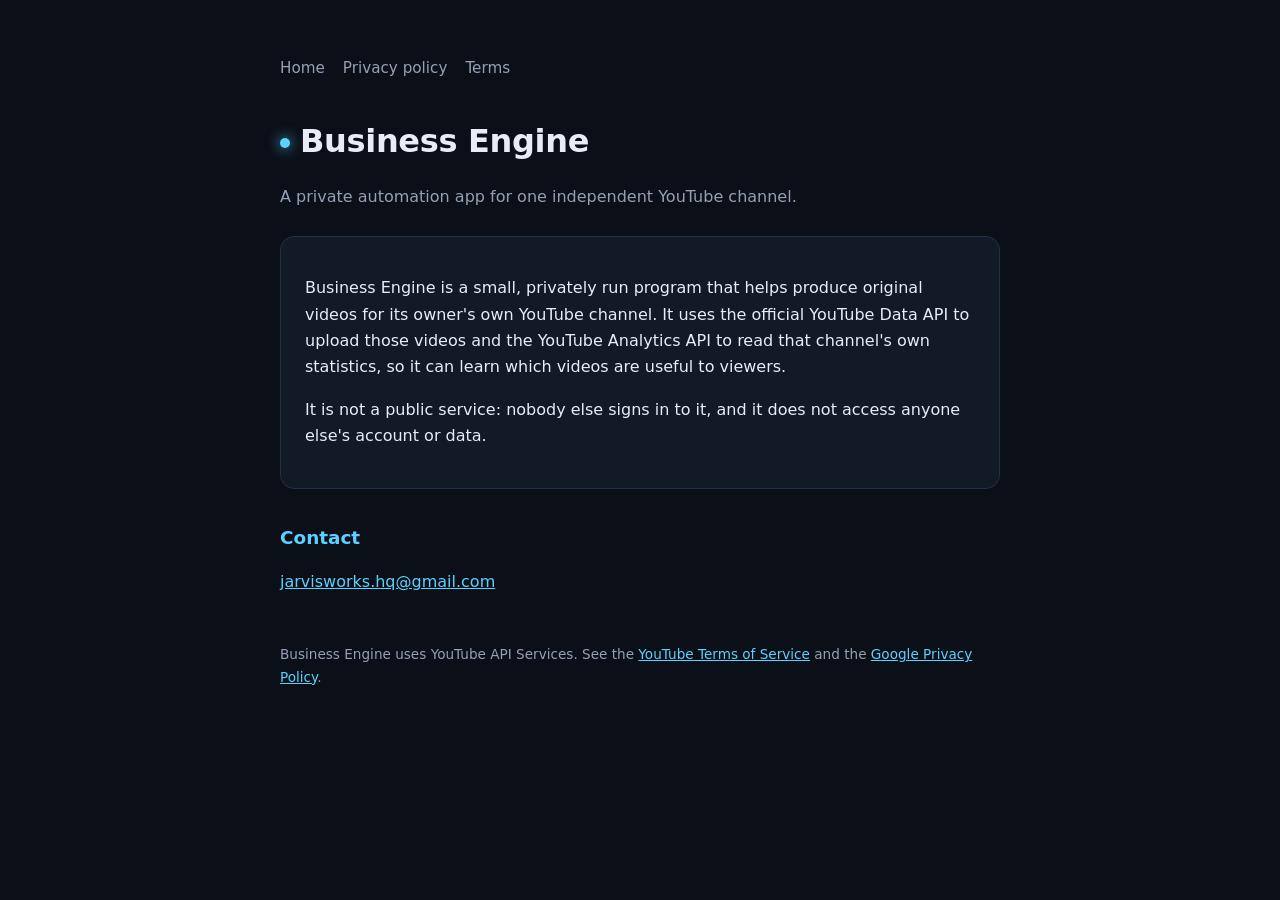
<file: index.html>
<!doctype html>
<html lang="en"><head><meta charset="utf-8"><meta name="viewport" content="width=device-width,initial-scale=1">
<title>Business Engine</title><link rel="stylesheet" href="style.css"></head>
<body><main>
<nav><a href="index.html">Home</a><a href="privacy.html">Privacy policy</a><a href="terms.html">Terms</a></nav>
<h1><span class="dot"></span>Business Engine</h1>
<p class="muted">A private automation app for one independent YouTube channel.</p>
<div class="card">
<p>Business Engine is a small, privately run program that helps produce original videos for its owner's own
YouTube channel. It uses the official YouTube Data API to upload those videos and the YouTube Analytics API to read
that channel's own statistics, so it can learn which videos are useful to viewers.</p>
<p>It is not a public service: nobody else signs in to it, and it does not access anyone else's account or data.</p>
</div>
<h2>Contact</h2>
<p><a href="mailto:jarvisworks.hq@gmail.com">jarvisworks.hq@gmail.com</a></p>
<footer>Business Engine uses YouTube API Services. See the <a href="https://www.youtube.com/t/terms">YouTube Terms of Service</a>
and the <a href="https://policies.google.com/privacy">Google Privacy Policy</a>.</footer>
</main></body></html>
</file>
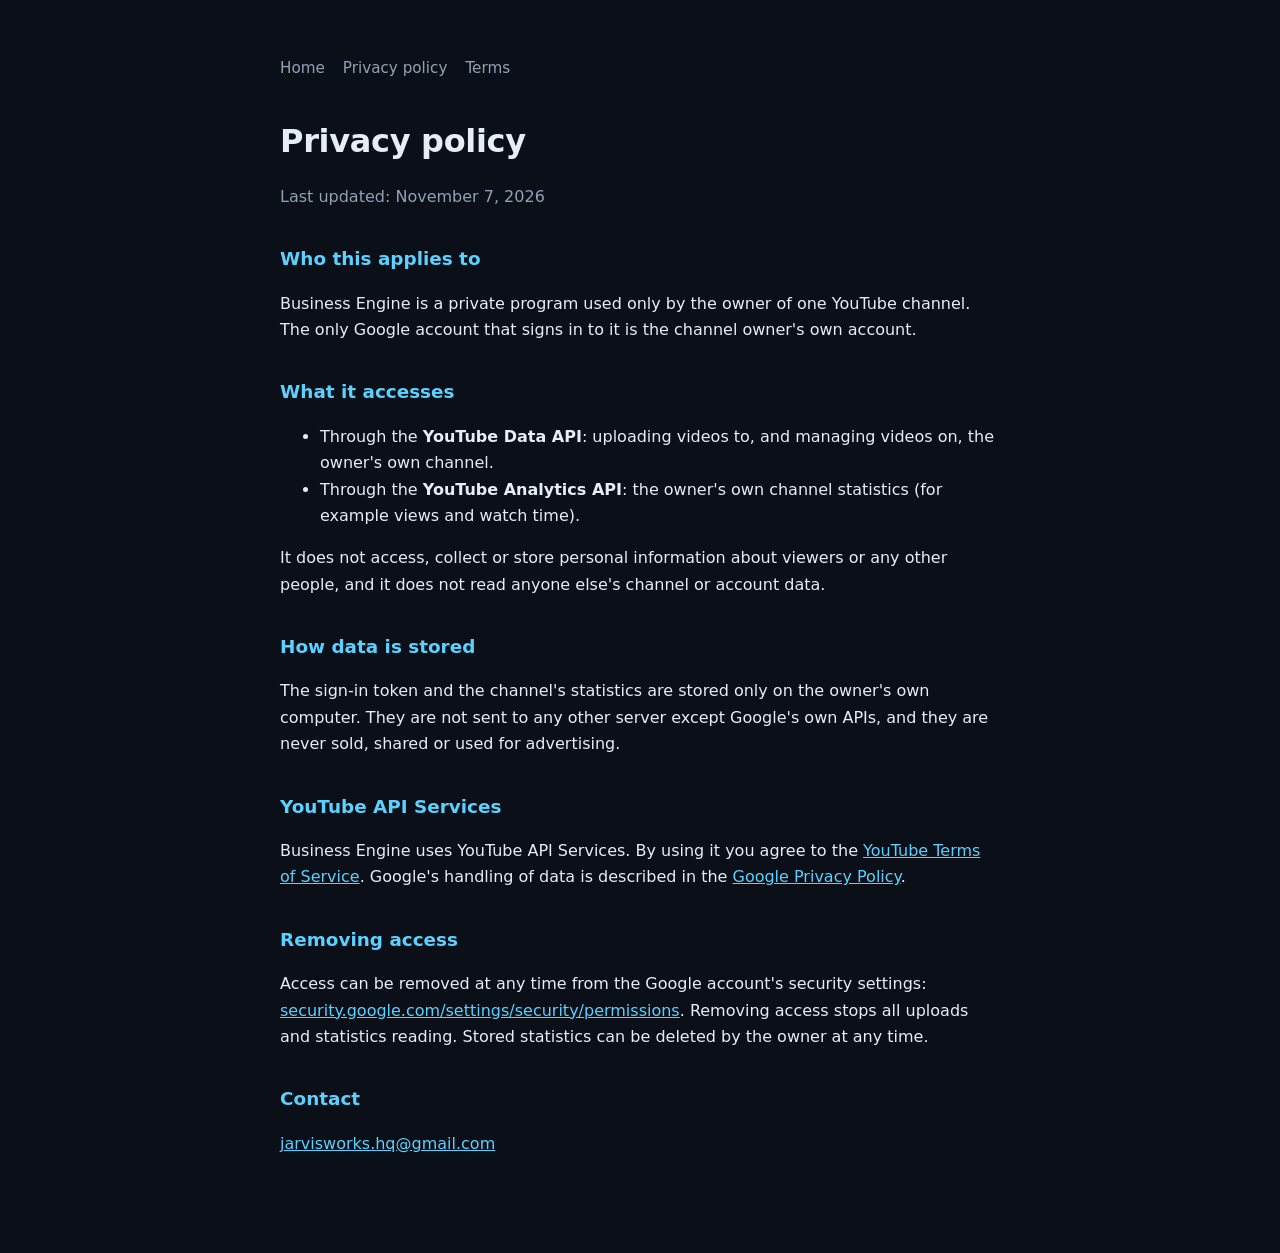
<file: privacy.html>
<!doctype html>
<html lang="en"><head><meta charset="utf-8"><meta name="viewport" content="width=device-width,initial-scale=1">
<title>Privacy policy | Business Engine</title><link rel="stylesheet" href="style.css"></head>
<body><main>
<nav><a href="index.html">Home</a><a href="privacy.html">Privacy policy</a><a href="terms.html">Terms</a></nav>
<h1>Privacy policy</h1>
<p class="muted">Last updated: November 7, 2026</p>

<h2>Who this applies to</h2>
<p>Business Engine is a private program used only by the owner of one YouTube channel. The only Google account that
signs in to it is the channel owner's own account.</p>

<h2>What it accesses</h2>
<ul>
<li>Through the <b>YouTube Data API</b>: uploading videos to, and managing videos on, the owner's own channel.</li>
<li>Through the <b>YouTube Analytics API</b>: the owner's own channel statistics (for example views and watch time).</li>
</ul>
<p>It does not access, collect or store personal information about viewers or any other people, and it does not
read anyone else's channel or account data.</p>

<h2>How data is stored</h2>
<p>The sign-in token and the channel's statistics are stored only on the owner's own computer. They are not sent to
any other server except Google's own APIs, and they are never sold, shared or used for advertising.</p>

<h2>YouTube API Services</h2>
<p>Business Engine uses YouTube API Services. By using it you agree to the
<a href="https://www.youtube.com/t/terms">YouTube Terms of Service</a>. Google's handling of data is described in the
<a href="https://policies.google.com/privacy">Google Privacy Policy</a>.</p>

<h2>Removing access</h2>
<p>Access can be removed at any time from the Google account's security settings:
<a href="https://security.google.com/settings/security/permissions">security.google.com/settings/security/permissions</a>.
Removing access stops all uploads and statistics reading. Stored statistics can be deleted by the owner at any time.</p>

<h2>Contact</h2>
<p><a href="mailto:jarvisworks.hq@gmail.com">jarvisworks.hq@gmail.com</a></p>
</main></body></html>
</file>
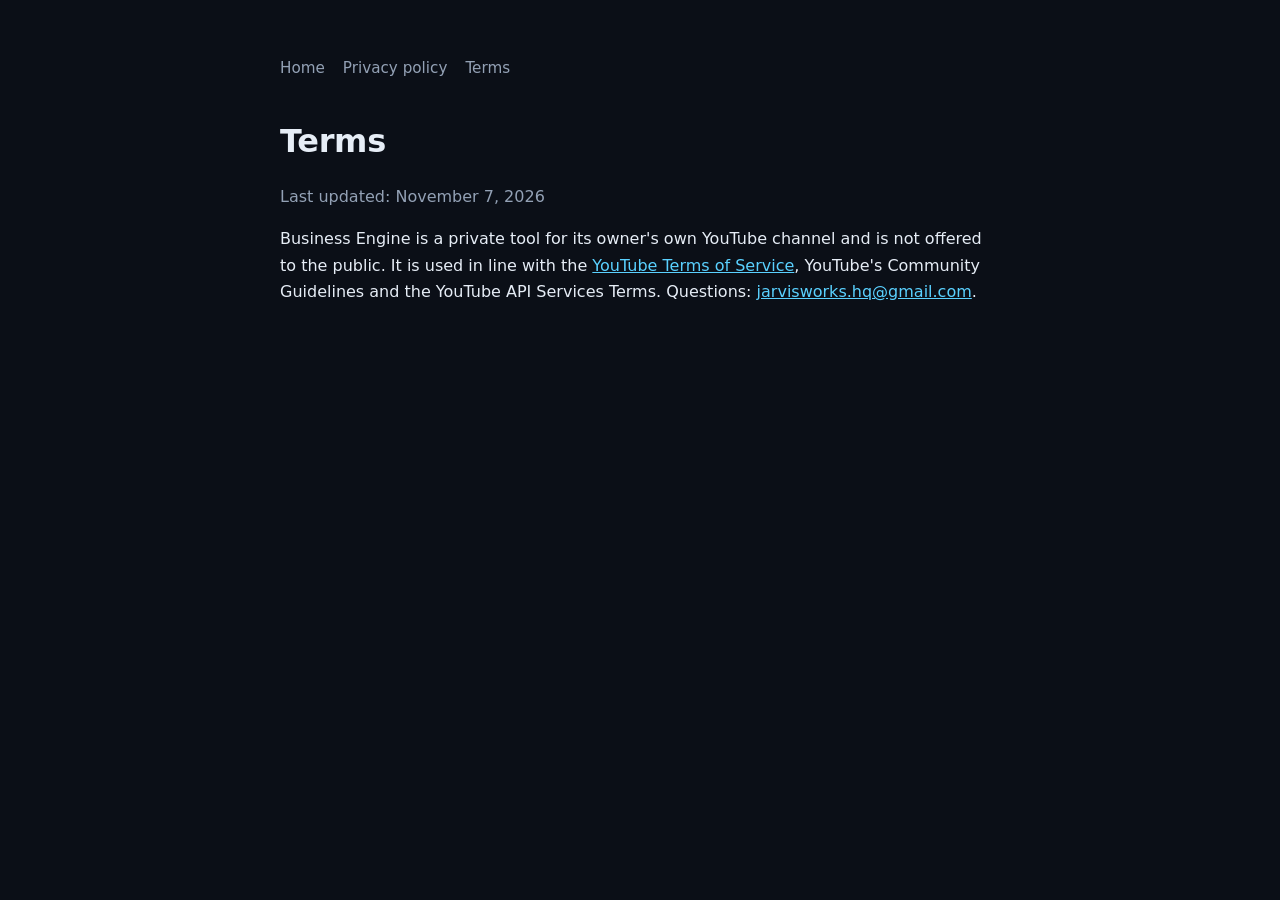
<file: terms.html>
<!doctype html>
<html lang="en"><head><meta charset="utf-8"><meta name="viewport" content="width=device-width,initial-scale=1">
<title>Terms | Business Engine</title><link rel="stylesheet" href="style.css"></head>
<body><main>
<nav><a href="index.html">Home</a><a href="privacy.html">Privacy policy</a><a href="terms.html">Terms</a></nav>
<h1>Terms</h1>
<p class="muted">Last updated: November 7, 2026</p>
<p>Business Engine is a private tool for its owner's own YouTube channel and is not offered to the public.
It is used in line with the <a href="https://www.youtube.com/t/terms">YouTube Terms of Service</a>, YouTube's
Community Guidelines and the YouTube API Services Terms. Questions:
<a href="mailto:jarvisworks.hq@gmail.com">jarvisworks.hq@gmail.com</a>.</p>
</main></body></html>
</file>
<file: style.css>
:root{--bg:#0b0f17;--card:#121a26;--text:#e6edf6;--muted:#93a1b5;--accent:#5ad1ff;--line:#22304a}
*{box-sizing:border-box}html,body{margin:0;background:var(--bg);color:var(--text);font:16px/1.65 system-ui,-apple-system,"Segoe UI",Roboto,sans-serif}
main{max-width:760px;margin:0 auto;padding:56px 20px 80px}
h1{font-size:2rem;margin:0 0 6px;letter-spacing:-.01em}h2{font-size:1.15rem;margin:34px 0 8px;color:var(--accent)}
p,li{color:var(--text)}.muted{color:var(--muted)}a{color:var(--accent)}
.card{background:var(--card);border:1px solid var(--line);border-radius:14px;padding:22px 24px;margin:26px 0}
nav{display:flex;gap:18px;margin-bottom:34px;font-size:.95rem}nav a{text-decoration:none;color:var(--muted)}nav a:hover{color:var(--accent)}
.dot{display:inline-block;width:10px;height:10px;border-radius:50%;background:var(--accent);box-shadow:0 0 14px var(--accent);margin-right:10px;vertical-align:middle}
footer{margin-top:48px;font-size:.85rem;color:var(--muted)}
</file>
